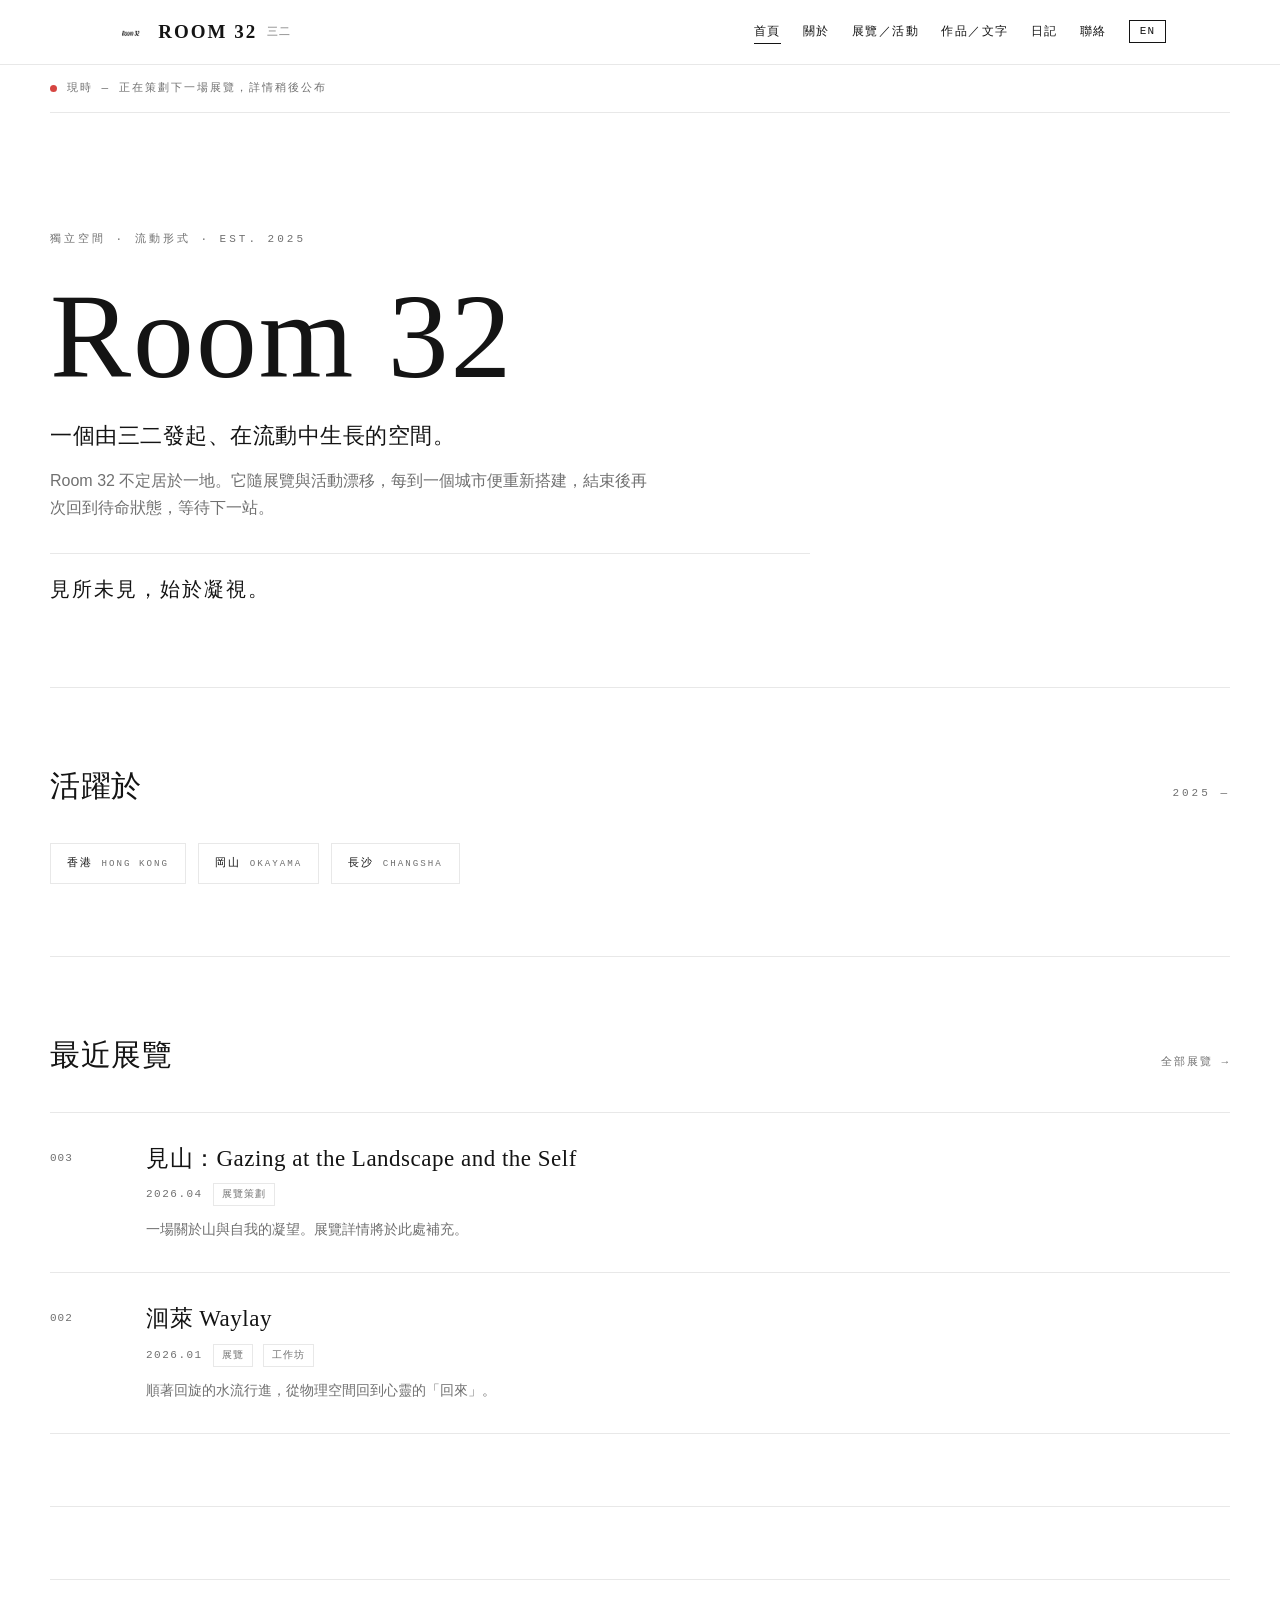
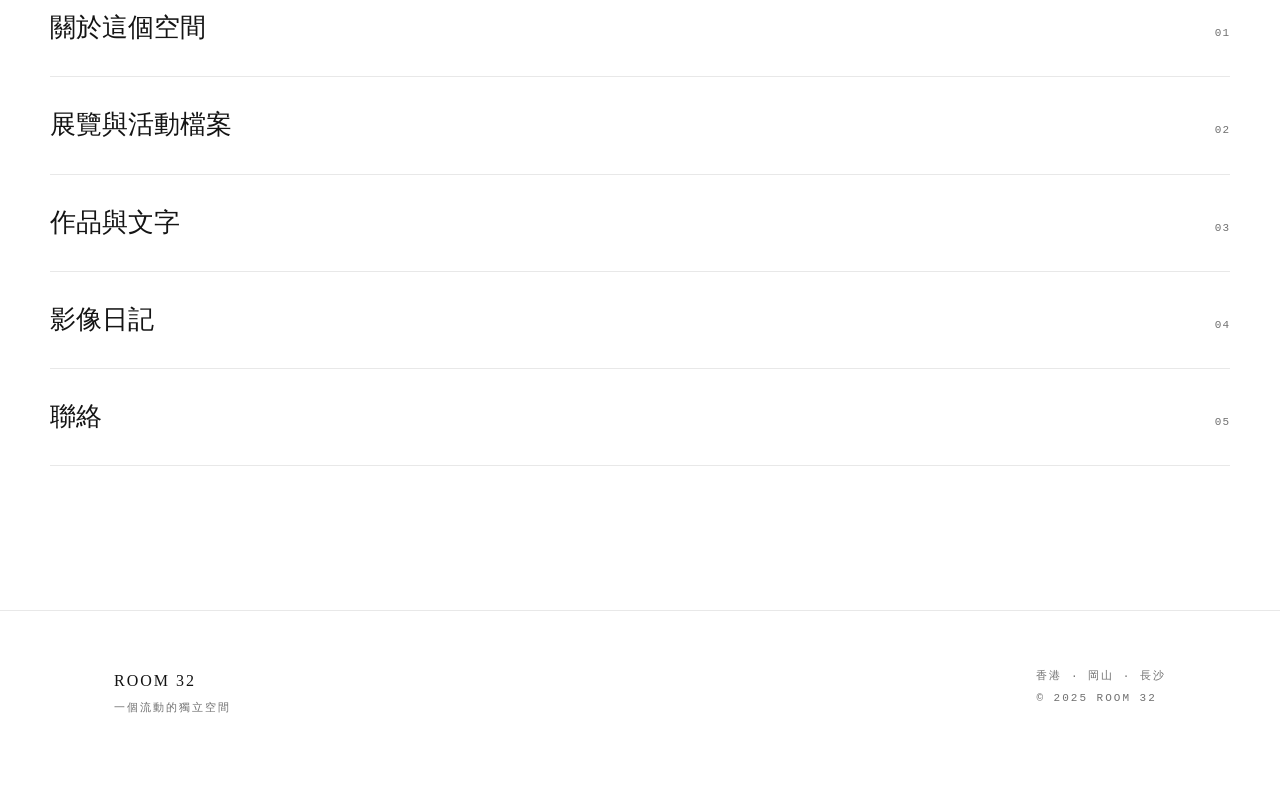
<file: index.html>
<!DOCTYPE html>
<html lang="zh-Hant">
<head>
<meta charset="UTF-8">
<meta name="viewport" content="width=device-width, initial-scale=1">
<title>Room 32 — 首頁</title>
<meta name="description" content="Room 32：由三二發起、以流動形式生長的獨立空間。往返於香港、岡山與長沙之間。">
<link rel="stylesheet" href="assets/css/style.css">
<link rel="icon" type="image/png" href="assets/img/logo.png">
</head>
<body>
<header id="site-header"></header>

<main>
  <div class="statusbar container">
    <span class="now-dot"></span>
    <span data-zh="現時 — 正在策劃下一場展覽，詳情稍後公布" data-en="NOW — next exhibition in preparation, details coming soon"></span>
  </div>

  <section class="hero container">
    <p class="eyebrow" data-zh="獨立空間 · 流動形式 · EST. 2025" data-en="Independent space · Nomadic · EST. 2025"></p>
    <h1 class="title">Room 32</h1>
    <p class="hero-sub" data-zh="一個由三二發起、在流動中生長的空間。" data-en="A space founded by San Er, growing through movement."></p>
    <p class="hero-desc" data-zh="Room 32 不定居於一地。它隨展覽與活動漂移，每到一個城市便重新搭建，結束後再次回到待命狀態，等待下一站。" data-en="Room 32 does not stay in one place. It drifts with its exhibitions and events — reassembling in each city, then returning to a state of waiting for the next station."></p>
    <p class="slogan-line" data-zh="見所未見，始於凝視。" data-en="See the Unseen, Start with a Gaze."></p>
  </section>

  <section class="section container">
    <div class="section-head">
      <h2 class="section-title" data-zh="活躍於" data-en="Active across"></h2>
      <span class="eyebrow">2025 —</span>
    </div>
    <div class="cities">
      <span class="city">香港 <small>Hong Kong</small></span>
      <span class="city">岡山 <small>Okayama</small></span>
      <span class="city">長沙 <small>Changsha</small></span>
    </div>
  </section>

  <section class="section container">
    <div class="section-head">
      <h2 class="section-title" data-zh="最近展覽" data-en="Recent exhibitions"></h2>
      <a class="text-link" href="exhibitions.html" data-zh="全部展覽 →" data-en="All exhibitions →"></a>
    </div>

    <div class="archive-item">
      <div class="archive-no">003</div>
      <div>
        <div class="archive-title" data-zh="見山：Gazing at the Landscape and the Self" data-en="Seeing the Mountain: Gazing at the Landscape and the Self"></div>
        <div class="archive-meta">
          <span data-zh="2026.04" data-en="2026.04"></span>
          <span class="tag">展覽策劃</span>
        </div>
        <div class="archive-desc" data-zh="一場關於山與自我的凝望。展覽詳情將於此處補充。" data-en="A gazing at the landscape and the self. Details to be added."></div>
      </div>
    </div>
    <div class="archive-item">
      <div class="archive-no">002</div>
      <div>
        <div class="archive-title" data-zh="洄萊 Waylay" data-en="Hui Lai / Waylay"></div>
        <div class="archive-meta">
          <span data-zh="2026.01" data-en="2026.01"></span>
          <span class="tag">展覽</span>
          <span class="tag">工作坊</span>
        </div>
        <div class="archive-desc" data-zh="順著回旋的水流行進，從物理空間回到心靈的「回來」。" data-en="Travelling along the swirling currents — a 'coming home' from physical space to the mind."></div>
      </div>
    </div>
  </section>

  <section class="section container">
    <div class="index-links">
      <a href="about.html" class="index-link"><span data-zh="關於這個空間" data-en="About the space"></span><span class="idx-no">01</span></a>
      <a href="exhibitions.html" class="index-link"><span data-zh="展覽與活動檔案" data-en="Exhibitions & events archive"></span><span class="idx-no">02</span></a>
      <a href="works.html" class="index-link"><span data-zh="作品與文字" data-en="Works & writings"></span><span class="idx-no">03</span></a>
      <a href="journal.html" class="index-link"><span data-zh="影像日記" data-en="Image journal"></span><span class="idx-no">04</span></a>
      <a href="contact.html" class="index-link"><span data-zh="聯絡" data-en="Contact"></span><span class="idx-no">05</span></a>
    </div>
  </section>
</main>

<footer id="site-footer"></footer>
<script src="assets/js/main.js"></script>
</body>
</html>
</file>
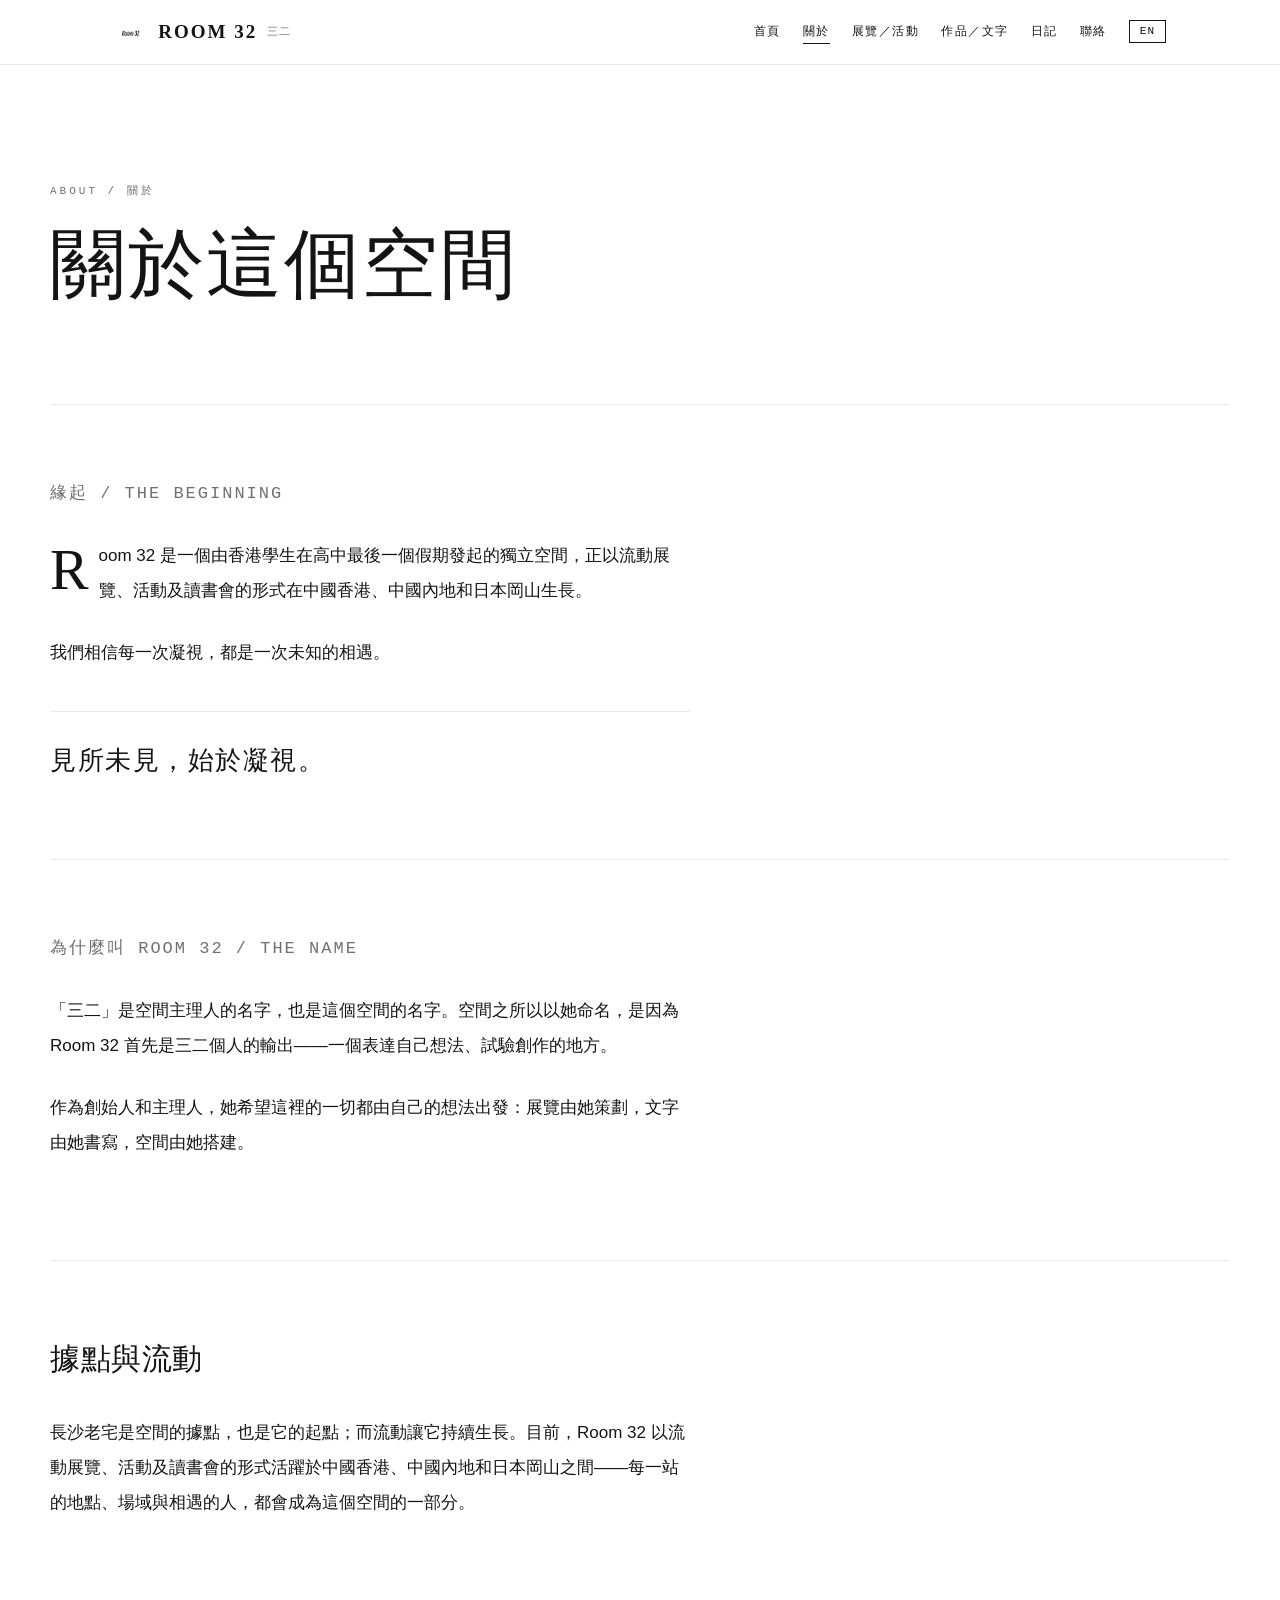
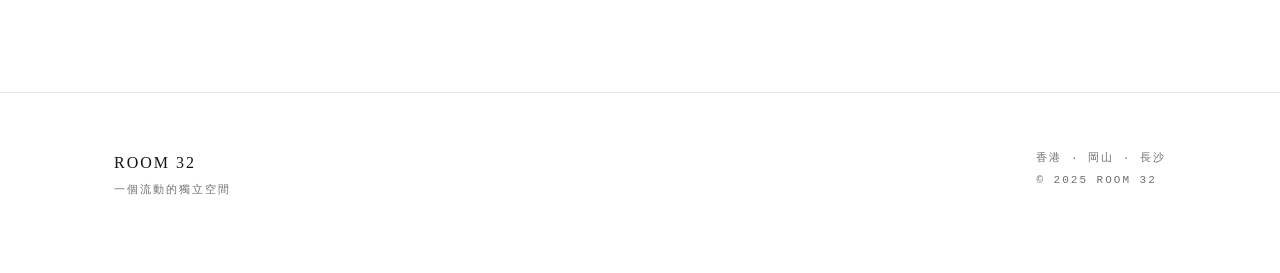
<file: about.html>
<!DOCTYPE html>
<html lang="zh-Hant">
<head>
<meta charset="UTF-8">
<meta name="viewport" content="width=device-width, initial-scale=1">
<title>Room 32 — 關於</title>
<meta name="description" content="Room 32：以長沙老宅為據點、以流動形式生長的獨立空間。見所未見，始於凝視。">
<link rel="stylesheet" href="assets/css/style.css">
<link rel="icon" type="image/png" href="assets/img/logo.png">
</head>
<body>
<header id="site-header"></header>

<main>
  <section class="hero container">
    <p class="eyebrow" data-zh="ABOUT / 關於" data-en="ABOUT"></p>
    <h1 class="title" style="font-size:clamp(40px,6.5vw,76px);" data-zh="關於這個空間" data-en="About the space"></h1>
  </section>

  <section class="section container">
    <div class="prose">
      <p class="mono-note" data-zh="緣起 / THE BEGINNING" data-en="THE BEGINNING"></p>
      <p class="dropcap" data-zh="Room 32 是一個由香港學生在高中最後一個假期發起的獨立空間，正以流動展覽、活動及讀書會的形式在中國香港、中國內地和日本岡山生長。" data-en="Room 32 is an independent space founded by a Hong Kong student during the final holiday of high school — growing through nomadic exhibitions, events, and reading circles across Hong Kong (China), mainland China, and Okayama (Japan)."></p>
      <p data-zh="我們相信每一次凝視，都是一次未知的相遇。" data-en="We believe that every gaze is an encounter with the unknown."></p>
      <blockquote class="quote">
        <p class="slogan" data-zh="見所未見，始於凝視。" data-en="See the Unseen, Start with a Gaze."></p>
      </blockquote>
    </div>
  </section>

  <section class="section container">
    <div class="prose">
      <p class="mono-note" data-zh="為什麼叫 Room 32 / THE NAME" data-en="THE NAME"></p>
      <p data-zh="「三二」是空間主理人的名字，也是這個空間的名字。空間之所以以她命名，是因為 Room 32 首先是三二個人的輸出——一個表達自己想法、試驗創作的地方。" data-en="'San Er' is the name of the space's founder and the name of the space itself. It carries her name because Room 32 is first and foremost San Er's own output — a place to express her ideas and experiment with creation."></p>
      <p data-zh="作為創始人和主理人，她希望這裡的一切都由自己的想法出發：展覽由她策劃，文字由她書寫，空間由她搭建。" data-en="As founder and curator, she wants everything here to begin with her own thinking: exhibitions she curates, texts she writes, spaces she builds."></p>
    </div>
  </section>

  <section class="section container">
    <div class="section-head">
      <h2 class="section-title" data-zh="據點與流動" data-en="Base and movement"></h2>
    </div>
    <div class="prose">
      <p data-zh="長沙老宅是空間的據點，也是它的起點；而流動讓它持續生長。目前，Room 32 以流動展覽、活動及讀書會的形式活躍於中國香港、中國內地和日本岡山之間——每一站的地點、場域與相遇的人，都會成為這個空間的一部分。" data-en="The old house in Changsha is the space's base and its starting point; movement is what keeps it growing. For now, Room 32 is active across Hong Kong (China), mainland China, and Okayama (Japan) through nomadic exhibitions, events, and reading circles — each venue, site, and the people met along the way become part of the space."></p>
    </div>
  </section>
</main>

<footer id="site-footer"></footer>
<script src="assets/js/main.js"></script>
</body>
</html>
</file>
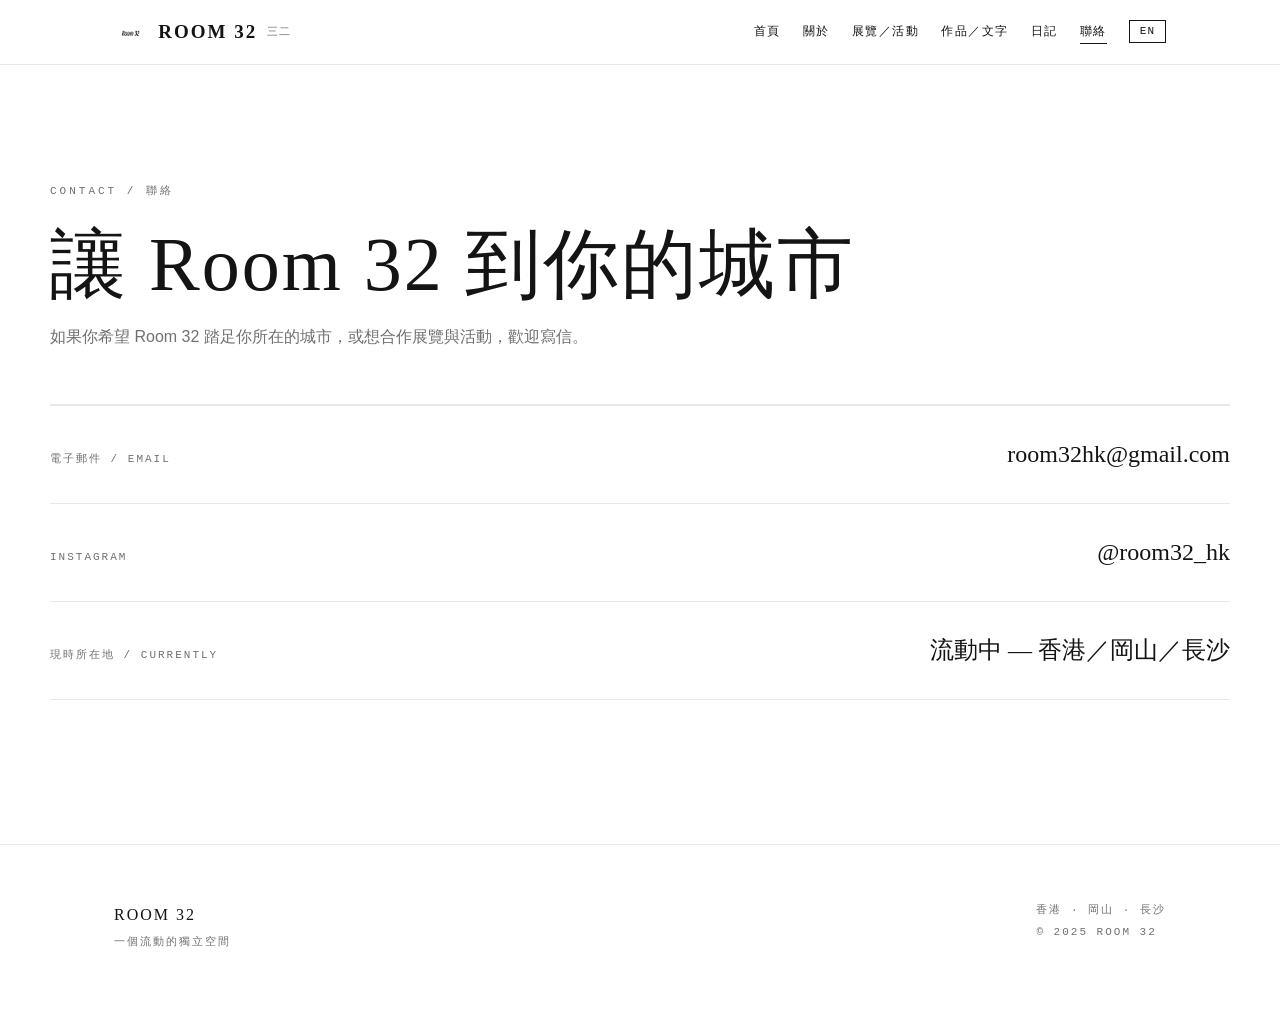
<file: contact.html>
<!DOCTYPE html>
<html lang="zh-Hant">
<head>
<meta charset="UTF-8">
<meta name="viewport" content="width=device-width, initial-scale=1">
<title>Room 32 — 聯絡</title>
<meta name="description" content="聯絡 Room 32：合作提案、展覽邀請、交流。">
<link rel="stylesheet" href="assets/css/style.css">
<link rel="icon" type="image/png" href="assets/img/logo.png">
</head>
<body>
<header id="site-header"></header>

<main>
  <section class="hero container" style="padding-bottom:clamp(40px,6vh,72px);">
    <p class="eyebrow" data-zh="CONTACT / 聯絡" data-en="CONTACT"></p>
    <h1 class="title" style="font-size:clamp(40px,6.5vw,76px);" data-zh="讓 Room 32 到你的城市" data-en="Bring Room 32 to your city"></h1>
    <p class="hero-desc" data-zh="如果你希望 Room 32 踏足你所在的城市，或想合作展覽與活動，歡迎寫信。" data-en="If you would like Room 32 to visit your city, or would like to collaborate on an exhibition or event, please write to us."></p>
  </section>

  <section class="section container" style="padding-top:0;">
    <ul class="contact-list">
      <li>
        <span class="contact-label" data-zh="電子郵件 / EMAIL" data-en="EMAIL"></span>
        <a class="contact-value" href="mailto:room32hk@gmail.com">room32hk@gmail.com</a>
      </li>
      <li>
        <span class="contact-label">INSTAGRAM</span>
        <a class="contact-value" href="https://instagram.com/room32_hk" target="_blank" rel="noopener">@room32_hk</a>
      </li>
      <li>
        <span class="contact-label" data-zh="現時所在地 / CURRENTLY" data-en="CURRENTLY"></span>
        <span class="contact-value" data-zh="流動中 — 香港／岡山／長沙" data-en="In transit — Hong Kong / Okayama / Changsha"></span>
      </li>
    </ul>
  </section>
</main>

<footer id="site-footer"></footer>
<script src="assets/js/main.js"></script>
</body>
</html>
</file>
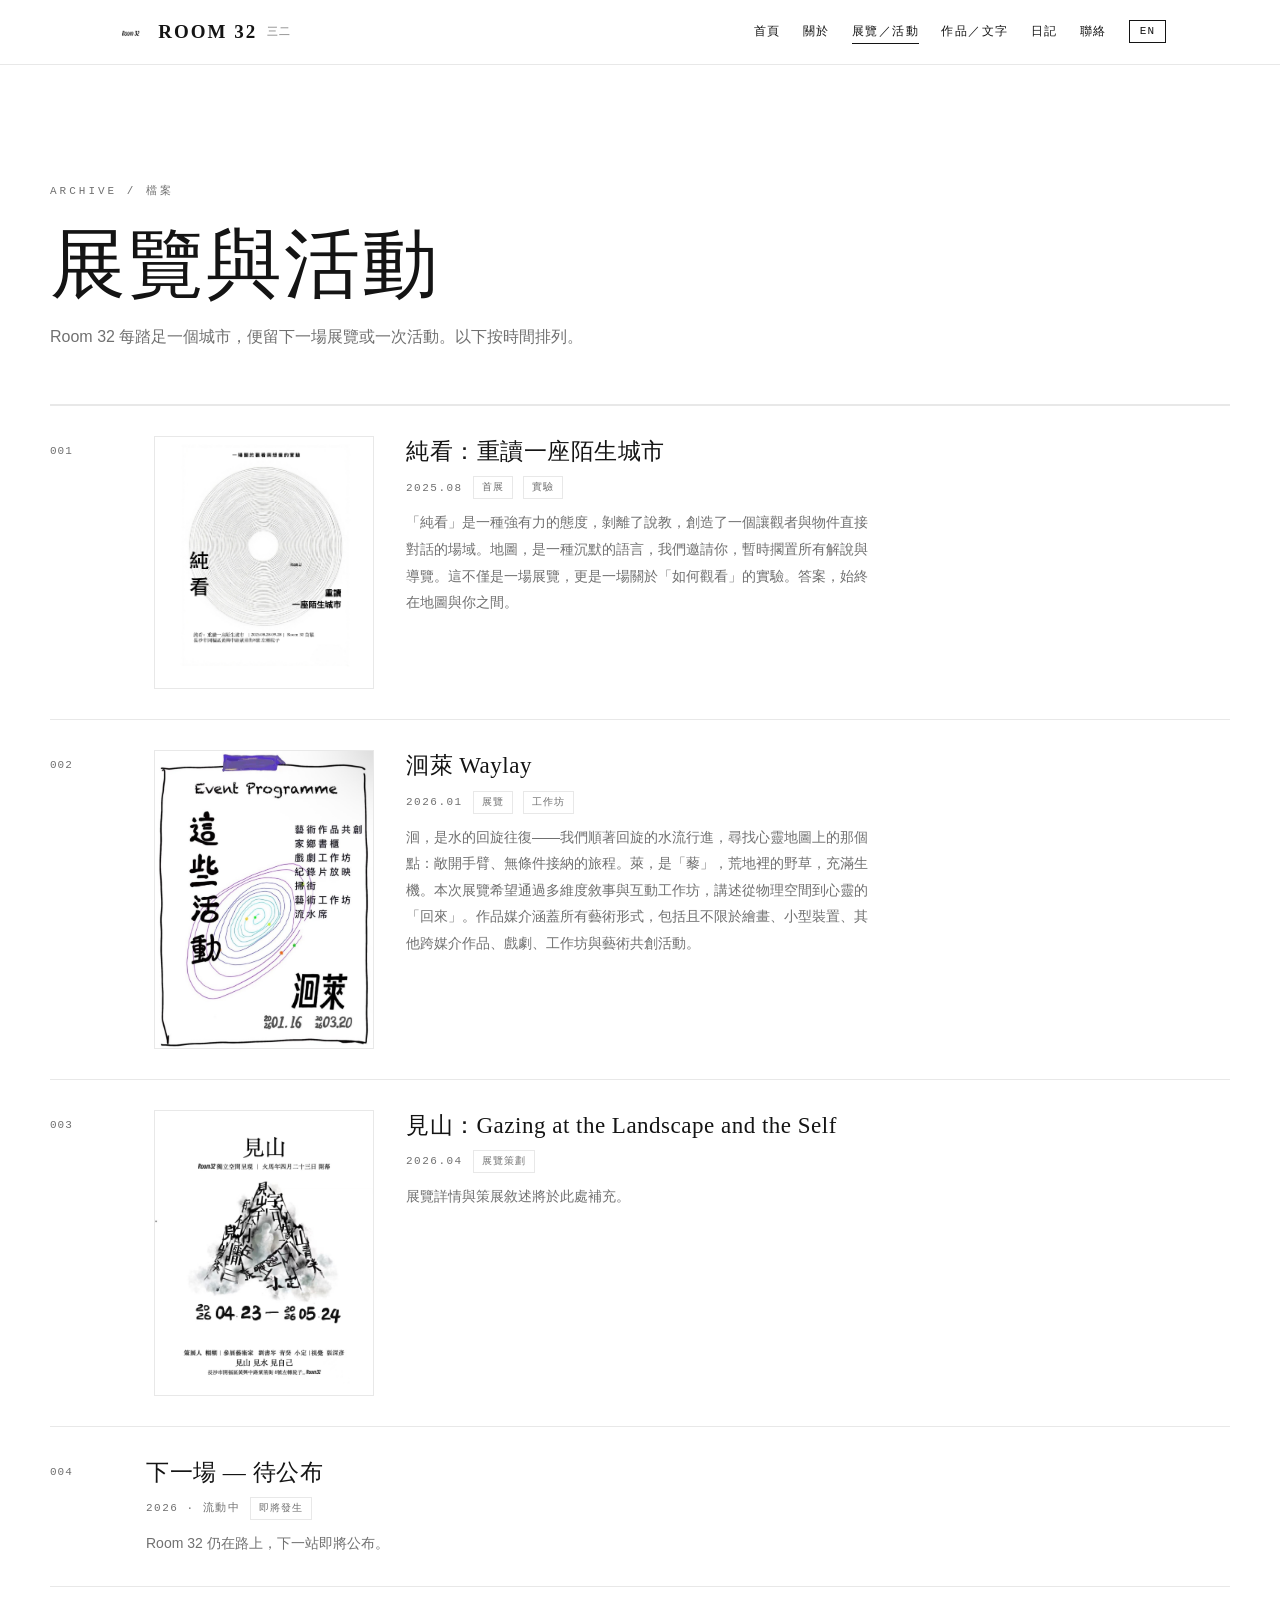
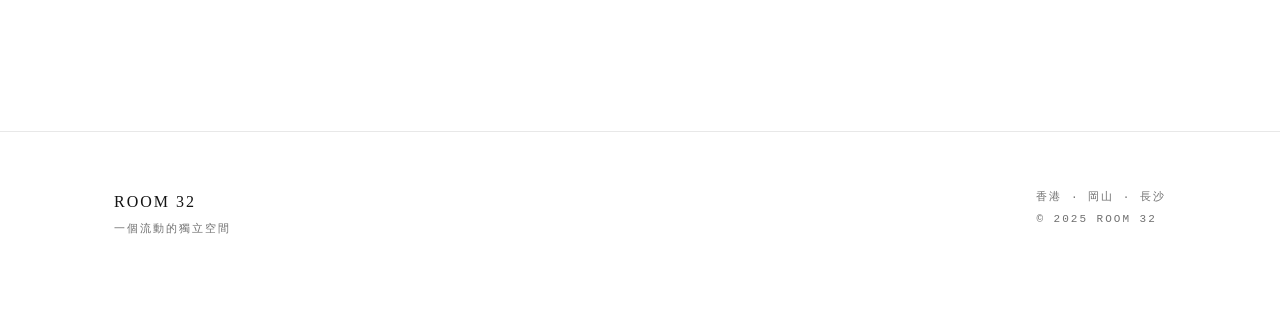
<file: exhibitions.html>
<!DOCTYPE html>
<html lang="zh-Hant">
<head>
<meta charset="UTF-8">
<meta name="viewport" content="width=device-width, initial-scale=1">
<title>Room 32 — 展覽與活動</title>
<meta name="description" content="Room 32 展覽與活動檔案：香港、岡山、長沙。">
<link rel="stylesheet" href="assets/css/style.css">
<link rel="icon" type="image/png" href="assets/img/logo.png">
</head>
<body>
<header id="site-header"></header>

<main>
  <section class="hero container" style="padding-bottom:clamp(40px,6vh,72px);">
    <p class="eyebrow" data-zh="ARCHIVE / 檔案" data-en="ARCHIVE"></p>
    <h1 class="title" style="font-size:clamp(40px,6.5vw,76px);" data-zh="展覽與活動" data-en="Exhibitions & events"></h1>
    <p class="hero-desc" data-zh="Room 32 每踏足一個城市，便留下一場展覽或一次活動。以下按時間排列。" data-en="Every time Room 32 visits a city, it leaves behind an exhibition or an event. Listed in chronological order."></p>
  </section>

  <section class="section container" style="padding-top:0;">
    <div class="archive-item has-poster">
      <div class="archive-no">001</div>
      <a class="poster" href="assets/img/exhibitions/poster-2025-08-chunkan.jpg" target="_blank" rel="noopener">
        <img src="assets/img/exhibitions/poster-2025-08-chunkan.jpg" alt="純看：重讀一座陌生城市">
      </a>
      <div>
        <div class="archive-title" data-zh="純看：重讀一座陌生城市" data-en="Pure Looking: Reading an Unfamiliar City"></div>
        <div class="archive-meta">
          <span data-zh="2025.08" data-en="2025.08"></span>
          <span class="tag">首展</span>
          <span class="tag">實驗</span>
        </div>
        <div class="archive-desc" data-zh="「純看」是一種強有力的態度，剝離了說教，創造了一個讓觀者與物件直接對話的場域。地圖，是一種沉默的語言，我們邀請你，暫時擱置所有解說與導覽。這不僅是一場展覽，更是一場關於「如何觀看」的實驗。答案，始終在地圖與你之間。" data-en="'Pure Looking' is a powerful attitude — it strips away didacticism and creates a field where viewer and object speak directly. A map is a silent language; we invite you to set aside all interpretation and guided tours for a while. This is not only an exhibition but an experiment in 'how to look'. The answer lies, always, between the map and you."></div>
      </div>
    </div>

    <div class="archive-item has-poster">
      <div class="archive-no">002</div>
      <a class="poster" href="assets/img/exhibitions/poster-2026-01-waylay.jpg" target="_blank" rel="noopener">
        <img src="assets/img/exhibitions/poster-2026-01-waylay.jpg" alt="洄萊 Waylay">
      </a>
      <div>
        <div class="archive-title" data-zh="洄萊 Waylay" data-en="Hui Lai / Waylay"></div>
        <div class="archive-meta">
          <span data-zh="2026.01" data-en="2026.01"></span>
          <span class="tag">展覽</span>
          <span class="tag">工作坊</span>
        </div>
        <div class="archive-desc" data-zh="洄，是水的回旋往復——我們順著回旋的水流行進，尋找心靈地圖上的那個點：敞開手臂、無條件接納的旅程。萊，是「藜」，荒地裡的野草，充滿生機。本次展覽希望通過多維度敘事與互動工作坊，講述從物理空間到心靈的「回來」。作品媒介涵蓋所有藝術形式，包括且不限於繪畫、小型裝置、其他跨媒介作品、戲劇、工作坊與藝術共創活動。" data-en="Hui is the circular return of water — we travel along the swirling currents, searching for that point on the inner map: a journey of unconditional embrace with open arms. Lai is 'lamb's quarters', wild grass flourishing in the wasteland. Through multi-dimensional narratives and interactive workshops, this exhibition tells a story of 'coming home' — from physical space to the mind. Media includes all art forms: painting, small-scale installation, cross-media works, theatre, workshops, and collaborative art-making."></div>
      </div>
    </div>

    <div class="archive-item has-poster">
      <div class="archive-no">003</div>
      <a class="poster" href="assets/img/exhibitions/poster-2026-04-jianshan.jpg" target="_blank" rel="noopener">
        <img src="assets/img/exhibitions/poster-2026-04-jianshan.jpg" alt="見山：Gazing at the Landscape and the Self">
      </a>
      <div>
        <div class="archive-title" data-zh="見山：Gazing at the Landscape and the Self" data-en="Seeing the Mountain: Gazing at the Landscape and the Self"></div>
        <div class="archive-meta">
          <span data-zh="2026.04" data-en="2026.04"></span>
          <span class="tag">展覽策劃</span>
        </div>
        <div class="archive-desc" data-zh="展覽詳情與策展敘述將於此處補充。" data-en="Exhibition details and curatorial statement to be added."></div>
      </div>
    </div>

    <div class="archive-item">
      <div class="archive-no">004</div>
      <div>
        <div class="archive-title" data-zh="下一場 — 待公布" data-en="Next — to be announced"></div>
        <div class="archive-meta">
          <span data-zh="2026 · 流動中" data-en="2026 · IN TRANSIT"></span>
          <span class="tag">即將發生</span>
        </div>
        <div class="archive-desc" data-zh="Room 32 仍在路上，下一站即將公布。" data-en="Room 32 is still on the road; the next station will be announced soon."></div>
      </div>
    </div>
  </section>
</main>

<footer id="site-footer"></footer>
<script src="assets/js/main.js"></script>
</body>
</html>
</file>
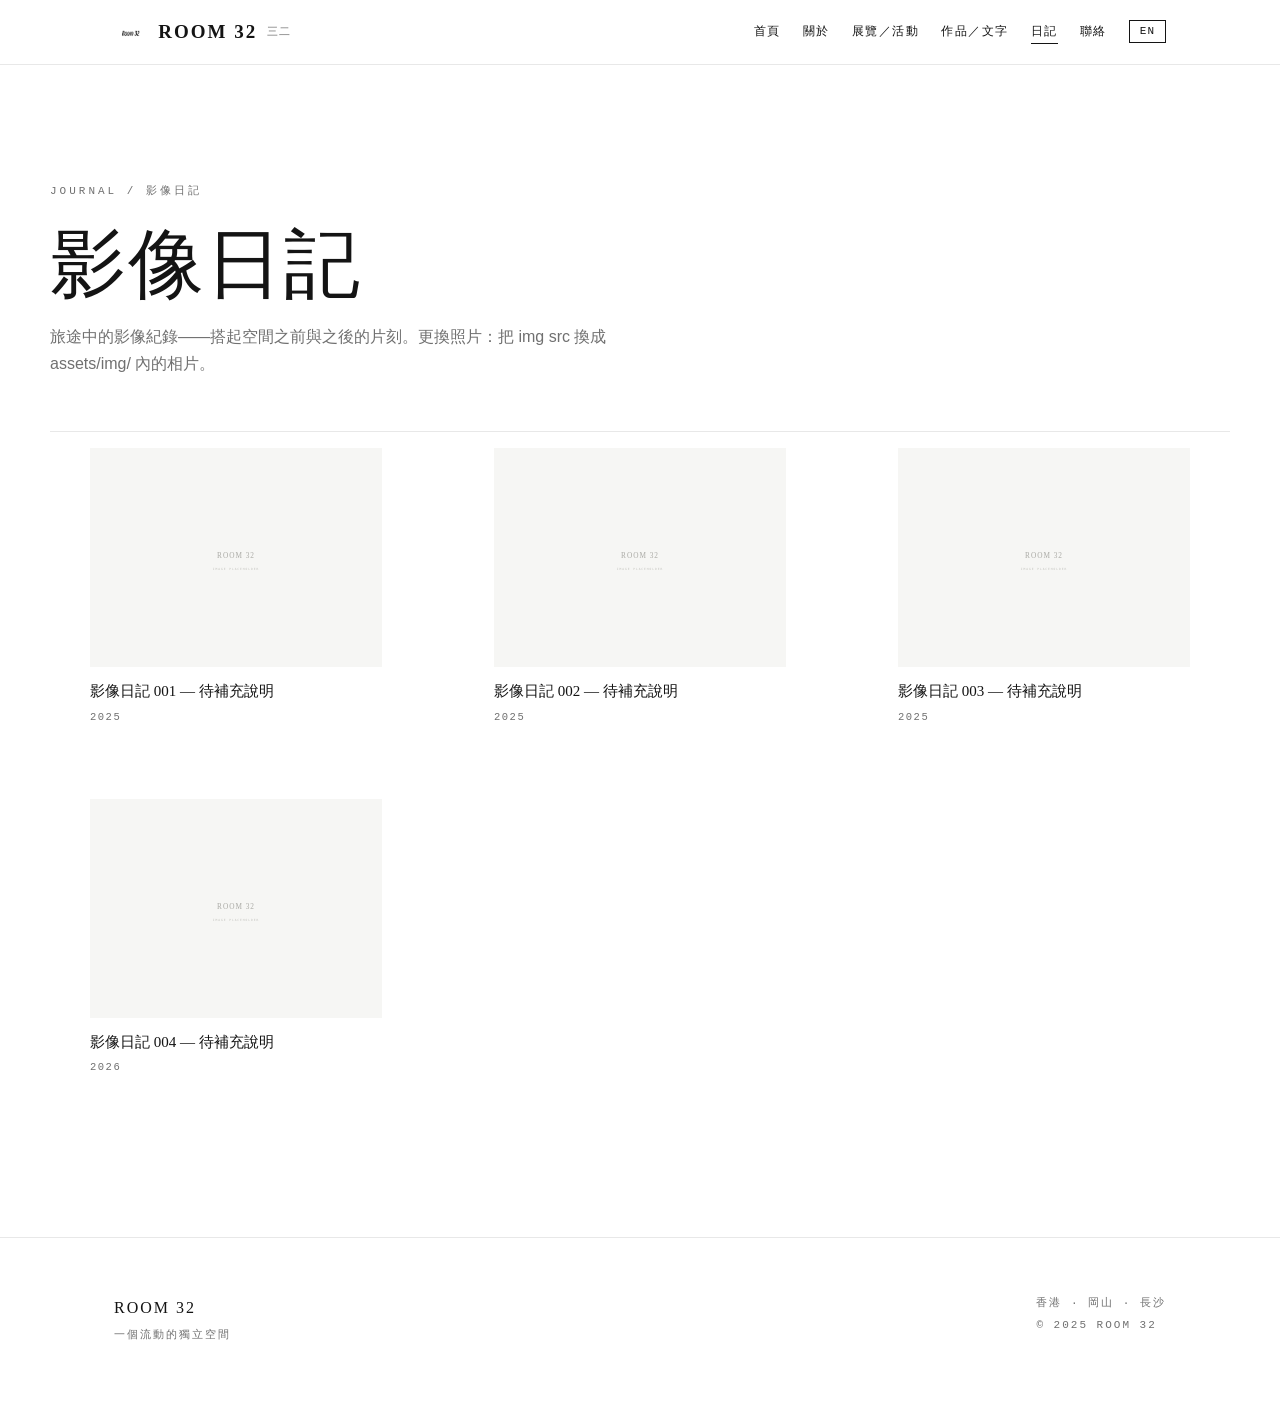
<file: journal.html>
<!DOCTYPE html>
<html lang="zh-Hant">
<head>
<meta charset="UTF-8">
<meta name="viewport" content="width=device-width, initial-scale=1">
<title>Room 32 — 影像日記</title>
<meta name="description" content="Room 32 影像日記：流動旅途中的影像紀錄。">
<link rel="stylesheet" href="assets/css/style.css">
<link rel="icon" type="image/png" href="assets/img/logo.png">
</head>
<body>
<header id="site-header"></header>

<main>
  <section class="hero container" style="padding-bottom:clamp(40px,6vh,72px);">
    <p class="eyebrow" data-zh="JOURNAL / 影像日記" data-en="JOURNAL"></p>
    <h1 class="title" style="font-size:clamp(40px,6.5vw,76px);" data-zh="影像日記" data-en="Image journal"></h1>
    <p class="hero-desc" data-zh="旅途中的影像紀錄——搭起空間之前與之後的片刻。更換照片：把 img src 換成 assets/img/ 內的相片。" data-en="Images from the road — the moments before and after the space is built. Replace the img src with your own photos in assets/img/."></p>
  </section>

  <section class="section container" style="padding-top:0;">
    <div class="journal-grid">
      <figure class="journal-item">
        <img src="assets/img/placeholder.svg" alt="Room 32 placeholder">
        <figcaption>
          <div class="journal-cap" data-zh="影像日記 001 — 待補充說明" data-en="Journal 001 — caption pending"></div>
          <div class="journal-date">2025</div>
        </figcaption>
      </figure>
      <figure class="journal-item">
        <img src="assets/img/placeholder.svg" alt="Room 32 placeholder">
        <figcaption>
          <div class="journal-cap" data-zh="影像日記 002 — 待補充說明" data-en="Journal 002 — caption pending"></div>
          <div class="journal-date">2025</div>
        </figcaption>
      </figure>
      <figure class="journal-item">
        <img src="assets/img/placeholder.svg" alt="Room 32 placeholder">
        <figcaption>
          <div class="journal-cap" data-zh="影像日記 003 — 待補充說明" data-en="Journal 003 — caption pending"></div>
          <div class="journal-date">2025</div>
        </figcaption>
      </figure>
      <figure class="journal-item">
        <img src="assets/img/placeholder.svg" alt="Room 32 placeholder">
        <figcaption>
          <div class="journal-cap" data-zh="影像日記 004 — 待補充說明" data-en="Journal 004 — caption pending"></div>
          <div class="journal-date">2026</div>
        </figcaption>
      </figure>
    </div>
  </section>
</main>

<footer id="site-footer"></footer>
<script src="assets/js/main.js"></script>
</body>
</html>
</file>
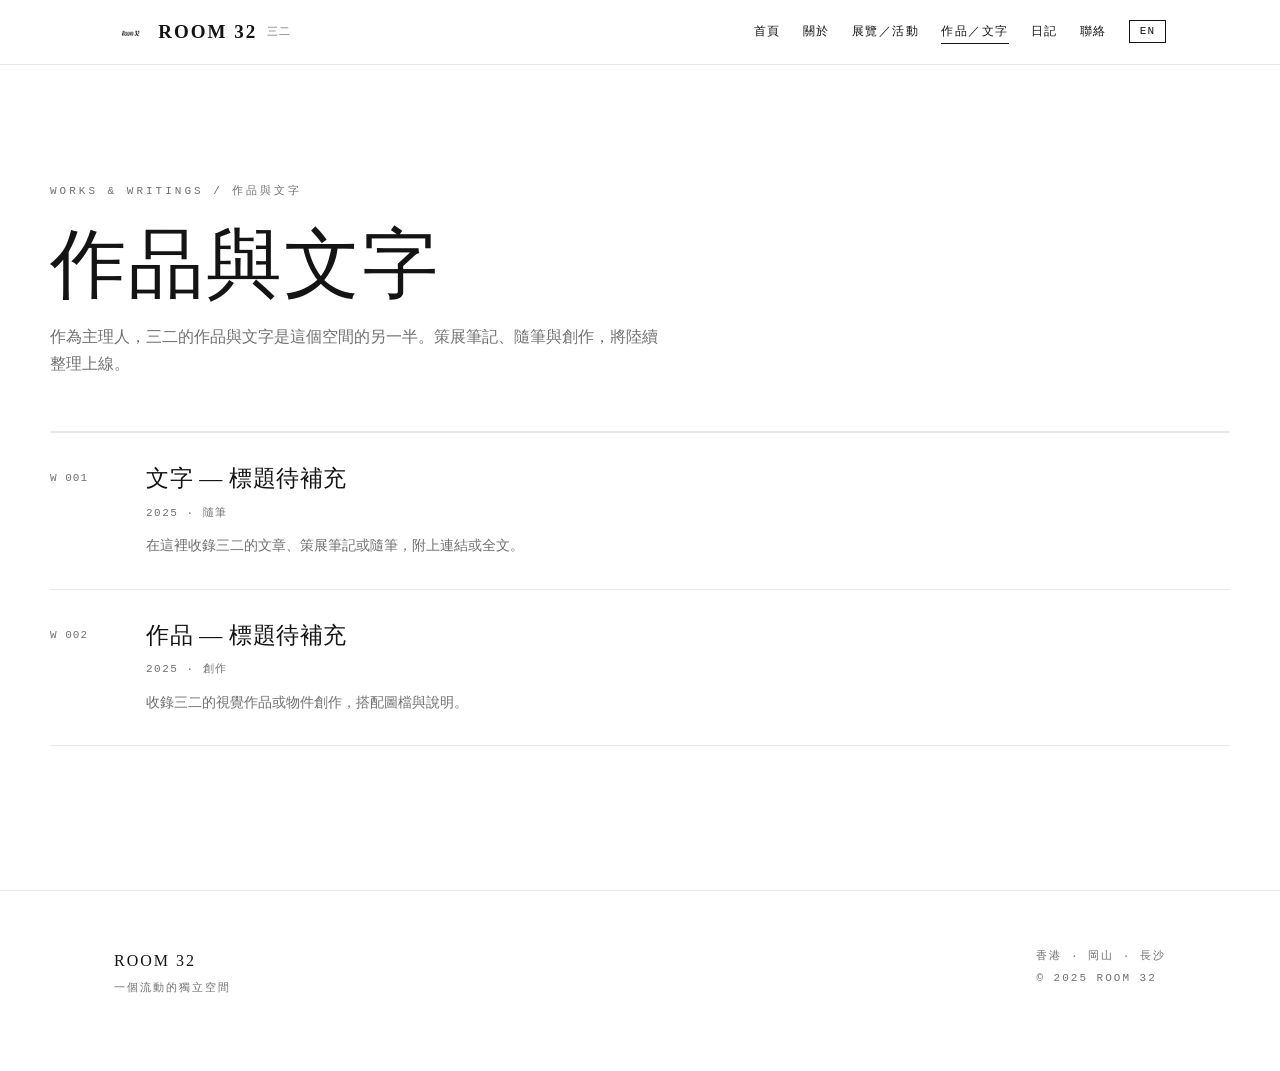
<file: works.html>
<!DOCTYPE html>
<html lang="zh-Hant">
<head>
<meta charset="UTF-8">
<meta name="viewport" content="width=device-width, initial-scale=1">
<title>Room 32 — 作品／文字</title>
<meta name="description" content="三二的作品與文字：策展筆記、文章與創作。">
<link rel="stylesheet" href="assets/css/style.css">
<link rel="icon" type="image/png" href="assets/img/logo.png">
</head>
<body>
<header id="site-header"></header>

<main>
  <section class="hero container" style="padding-bottom:clamp(40px,6vh,72px);">
    <p class="eyebrow" data-zh="WORKS & WRITINGS / 作品與文字" data-en="WORKS & WRITINGS"></p>
    <h1 class="title" style="font-size:clamp(40px,6.5vw,76px);" data-zh="作品與文字" data-en="Works & writings"></h1>
    <p class="hero-desc" data-zh="作為主理人，三二的作品與文字是這個空間的另一半。策展筆記、隨筆與創作，將陸續整理上線。" data-en="As the space's founder, San Er's works and writings are the other half of Room 32. Curation notes, essays, and creations will be archived here."></p>
  </section>

  <section class="section container" style="padding-top:0;">
    <div class="archive-item">
      <div class="archive-no">W 001</div>
      <div>
        <div class="archive-title" data-zh="文字 — 標題待補充" data-en="Writing — title pending"></div>
        <div class="archive-meta"><span data-zh="2025 · 隨筆" data-en="2025 · ESSAY"></span></div>
        <div class="archive-desc" data-zh="在這裡收錄三二的文章、策展筆記或隨筆，附上連結或全文。" data-en="Collect San Er's essays, curation notes, or writings here, with a link or full text."></div>
      </div>
    </div>

    <div class="archive-item">
      <div class="archive-no">W 002</div>
      <div>
        <div class="archive-title" data-zh="作品 — 標題待補充" data-en="Work — title pending"></div>
        <div class="archive-meta"><span data-zh="2025 · 創作" data-en="2025 · WORK"></span></div>
        <div class="archive-desc" data-zh="收錄三二的視覺作品或物件創作，搭配圖檔與說明。" data-en="Present San Er's visual works or objects, with images and notes."></div>
      </div>
    </div>
  </section>
</main>

<footer id="site-footer"></footer>
<script src="assets/js/main.js"></script>
</body>
</html>
</file>
<file: assets/css/style.css>
:root{
  --bg:#ffffff;
  --ink:#141414;
  --gray:#707070;
  --line:#e8e8e8;
  --muted:#f6f6f4;
  --accent:#d64541;
  --serif:"Songti TC","Noto Serif TC","STSong","SimSun",Georgia,"Times New Roman",serif;
  --sans:"PingFang TC","Hiragino Sans","Heiti TC","Helvetica Neue",Arial,sans-serif;
  --mono:"SF Mono","SFMono-Regular",Menlo,Consolas,"Liberation Mono",monospace;
}

*{box-sizing:border-box;}
html{-webkit-text-size-adjust:100%;}
body{
  margin:0;
  background:var(--bg);
  color:var(--ink);
  font-family:var(--sans);
  line-height:1.7;
  -webkit-font-smoothing:antialiased;
  text-rendering:optimizeLegibility;
}
img{max-width:100%;display:block;}
a{color:inherit;}

.container{max-width:1180px;margin:0 auto;padding:0 clamp(20px,5vw,64px);}

/* ---------- header & nav ---------- */
#site-header{
  border-bottom:1px solid var(--line);
  background:var(--bg);
  position:sticky;
  top:0;
  z-index:50;
}
nav{
  max-width:1180px;
  margin:0 auto;
  padding:0 clamp(20px,5vw,64px);
  height:64px;
  display:flex;
  align-items:center;
  justify-content:space-between;
}
.brand{display:flex;align-items:center;gap:10px;text-decoration:none;color:var(--ink);}
.brand-logo{height:30px;width:auto;}
.brand-name{font-family:var(--serif);font-weight:700;font-size:19px;letter-spacing:2px;}
.brand-sub{font-family:var(--mono);font-size:11px;color:var(--gray);letter-spacing:1px;}
.nav-links{display:flex;align-items:center;gap:22px;}
.nav-links a{
  font-family:var(--mono);
  font-size:11.5px;
  text-transform:uppercase;
  letter-spacing:1.5px;
  color:var(--ink);
  text-decoration:none;
  padding:2px 0;
}
.nav-links a:hover{color:var(--gray);}
.nav-links a.active{box-shadow:inset 0 -1px 0 var(--ink);}
#lang-toggle{
  font-family:var(--mono);
  font-size:11px;
  letter-spacing:1px;
  background:none;
  border:1px solid var(--ink);
  color:var(--ink);
  padding:5px 10px;
  cursor:pointer;
  line-height:1;
}
#lang-toggle:hover{background:var(--ink);color:var(--bg);}

/* ---------- status bar ---------- */
.statusbar{
  display:flex;
  align-items:center;
  gap:10px;
  padding:14px 0;
  font-family:var(--mono);
  font-size:11px;
  text-transform:uppercase;
  letter-spacing:2px;
  color:var(--gray);
  border-bottom:1px solid var(--line);
}
.now-dot{
  width:7px;height:7px;border-radius:50%;
  background:var(--accent);
  flex:0 0 auto;
  animation:pulse 2.4s ease-in-out infinite;
}
@keyframes pulse{0%,100%{opacity:1;}50%{opacity:.25;}}

/* ---------- typography ---------- */
.eyebrow{
  font-family:var(--mono);
  font-size:11px;
  text-transform:uppercase;
  letter-spacing:3px;
  color:var(--gray);
  margin:0;
}
.section-title{
  font-family:var(--serif);
  font-weight:500;
  font-size:clamp(22px,3vw,30px);
  margin:0;
  letter-spacing:.5px;
}
.text-link{
  font-family:var(--mono);
  font-size:11px;
  text-transform:uppercase;
  letter-spacing:2px;
  text-decoration:none;
  color:var(--gray);
}
.text-link:hover{color:var(--ink);}

/* ---------- hero ---------- */
.hero{padding:clamp(72px,13vh,150px) 0 clamp(56px,9vh,110px);}
.hero .title{
  font-family:var(--serif);
  font-weight:500;
  font-size:clamp(52px,9.5vw,124px);
  line-height:1.02;
  letter-spacing:2px;
  margin:clamp(16px,2vw,28px) 0 clamp(12px,1.5vw,20px);
}
.hero-sub{
  font-family:var(--serif);
  font-size:clamp(17px,2.2vw,22px);
  margin:0 0 12px;
  letter-spacing:.5px;
}
.hero-desc{
  color:var(--gray);
  font-size:clamp(14px,1.4vw,16px);
  max-width:38em;
  margin:0;
}
.slogan-line{
  max-width:38em;
  margin:32px 0 0;
  padding-top:18px;
  border-top:1px solid var(--line);
  font-family:var(--serif);
  font-size:clamp(16px,2vw,20px);
  letter-spacing:2px;
}
.quote{margin:40px 0 0;padding:22px 0 0;border-top:1px solid var(--line);}
.quote .slogan{
  font-family:var(--serif);
  font-size:clamp(18px,2.4vw,26px);
  letter-spacing:1.5px;
  margin:0;
}

/* ---------- sections ---------- */
.section{padding:clamp(48px,8vh,96px) 0;border-top:1px solid var(--line);}
.section-head{
  display:flex;
  justify-content:space-between;
  align-items:baseline;
  gap:16px;
  margin-bottom:32px;
}

/* ---------- cities ---------- */
.cities{display:flex;flex-wrap:wrap;gap:12px;}
.city{
  font-family:var(--mono);
  font-size:11px;
  text-transform:uppercase;
  letter-spacing:2px;
  border:1px solid var(--line);
  padding:10px 16px;
  color:var(--ink);
}
.city small{color:var(--gray);}

/* ---------- archive list ---------- */
.archive-item{
  display:grid;
  grid-template-columns:72px 1fr;
  gap:8px 24px;
  padding:30px 0;
  border-top:1px solid var(--line);
}
.archive-item:last-child{border-bottom:1px solid var(--line);}
.archive-item.has-poster{grid-template-columns:72px minmax(150px,220px) 1fr;gap:8px 32px;align-items:start;}
.archive-item.has-poster .poster{display:block;}
.archive-item.has-poster .poster img{width:100%;height:auto;border:1px solid var(--line);}
.archive-no{font-family:var(--mono);font-size:11px;color:var(--gray);letter-spacing:1px;padding-top:6px;}
.archive-title{
  font-family:var(--serif);
  font-size:clamp(18px,2.2vw,23px);
  line-height:1.4;
  letter-spacing:.5px;
}
.archive-meta{
  font-family:var(--mono);
  font-size:11px;
  color:var(--gray);
  letter-spacing:1.5px;
  text-transform:uppercase;
  margin-top:8px;
  display:flex;
  flex-wrap:wrap;
  gap:10px;
  align-items:center;
}
.archive-desc{margin-top:10px;color:var(--gray);font-size:14px;max-width:60ch;line-height:1.9;}
.tag{
  display:inline-block;
  font-family:var(--mono);
  font-size:10px;
  border:1px solid var(--line);
  padding:2px 8px;
  letter-spacing:1px;
  color:var(--gray);
  text-transform:uppercase;
}

/* ---------- index links ---------- */
.index-links{border-top:1px solid var(--line);}
.index-link{
  display:block;
  padding:26px 0;
  border-bottom:1px solid var(--line);
  font-family:var(--serif);
  font-size:clamp(20px,3vw,26px);
  text-decoration:none;
  display:flex;
  justify-content:space-between;
  align-items:baseline;
}
.index-link .idx-no{font-family:var(--mono);font-size:11px;color:var(--gray);letter-spacing:1px;}
.index-link:hover{color:var(--gray);}

/* ---------- prose (about) ---------- */
.prose{max-width:640px;}
.prose p{
  margin:0 0 1.6em;
  font-size:clamp(15px,1.6vw,17px);
  line-height:2.05;
}
.prose .dropcap::first-letter{
  font-family:var(--serif);
  float:left;
  font-size:3.4em;
  line-height:.85;
  padding-right:10px;
  padding-top:6px;
}
.mono-note{font-family:var(--mono);font-size:11px;text-transform:uppercase;letter-spacing:2px;color:var(--gray);margin:0 0 8px;}

/* ---------- journal ---------- */
.journal-grid{
  display:grid;
  grid-template-columns:repeat(auto-fill,minmax(300px,1fr));
  gap:40px 32px;
}
.journal-item img{
  width:100%;
  aspect-ratio:4/3;
  object-fit:cover;
  background:var(--muted);
}
.journal-cap{font-family:var(--serif);font-size:15px;margin:12px 0 4px;}
.journal-date{font-family:var(--mono);font-size:10.5px;letter-spacing:1.5px;text-transform:uppercase;color:var(--gray);}

/* ---------- contact ---------- */
.contact-list{list-style:none;margin:0;padding:0;border-top:1px solid var(--line);}
.contact-list li{
  border-bottom:1px solid var(--line);
  padding:28px 0;
  display:flex;
  justify-content:space-between;
  align-items:baseline;
  gap:16px;
  flex-wrap:wrap;
}
.contact-label{font-family:var(--mono);font-size:11px;text-transform:uppercase;letter-spacing:2px;color:var(--gray);}
.contact-value{font-family:var(--serif);font-size:clamp(18px,2.4vw,24px);text-decoration:none;word-break:break-all;}
.contact-value:hover{color:var(--gray);}

/* ---------- footer ---------- */
#site-footer{border-top:1px solid var(--line);margin-top:clamp(48px,8vh,96px);}
footer .footer-grid{
  max-width:1180px;
  margin:0 auto;
  padding:clamp(40px,6vh,64px) clamp(20px,5vw,64px) 72px;
  display:flex;
  justify-content:space-between;
  flex-wrap:wrap;
  gap:24px;
  font-family:var(--mono);
  font-size:11px;
  text-transform:uppercase;
  letter-spacing:2px;
  color:var(--gray);
  line-height:2;
}
.footer-brand{font-family:var(--serif);font-size:16px;letter-spacing:2px;color:var(--ink);}

/* ---------- responsive ---------- */
@media (max-width:760px){
  nav{height:auto;flex-direction:column;gap:14px;padding-top:16px;padding-bottom:16px;}
  .nav-links{flex-wrap:wrap;justify-content:center;gap:14px 18px;}
  .archive-item{grid-template-columns:1fr;}
  .archive-no{display:none;}
  .archive-item.has-poster{grid-template-columns:1fr;gap:20px 0;}
  .archive-item.has-poster .poster{max-width:280px;}
}
</file>
